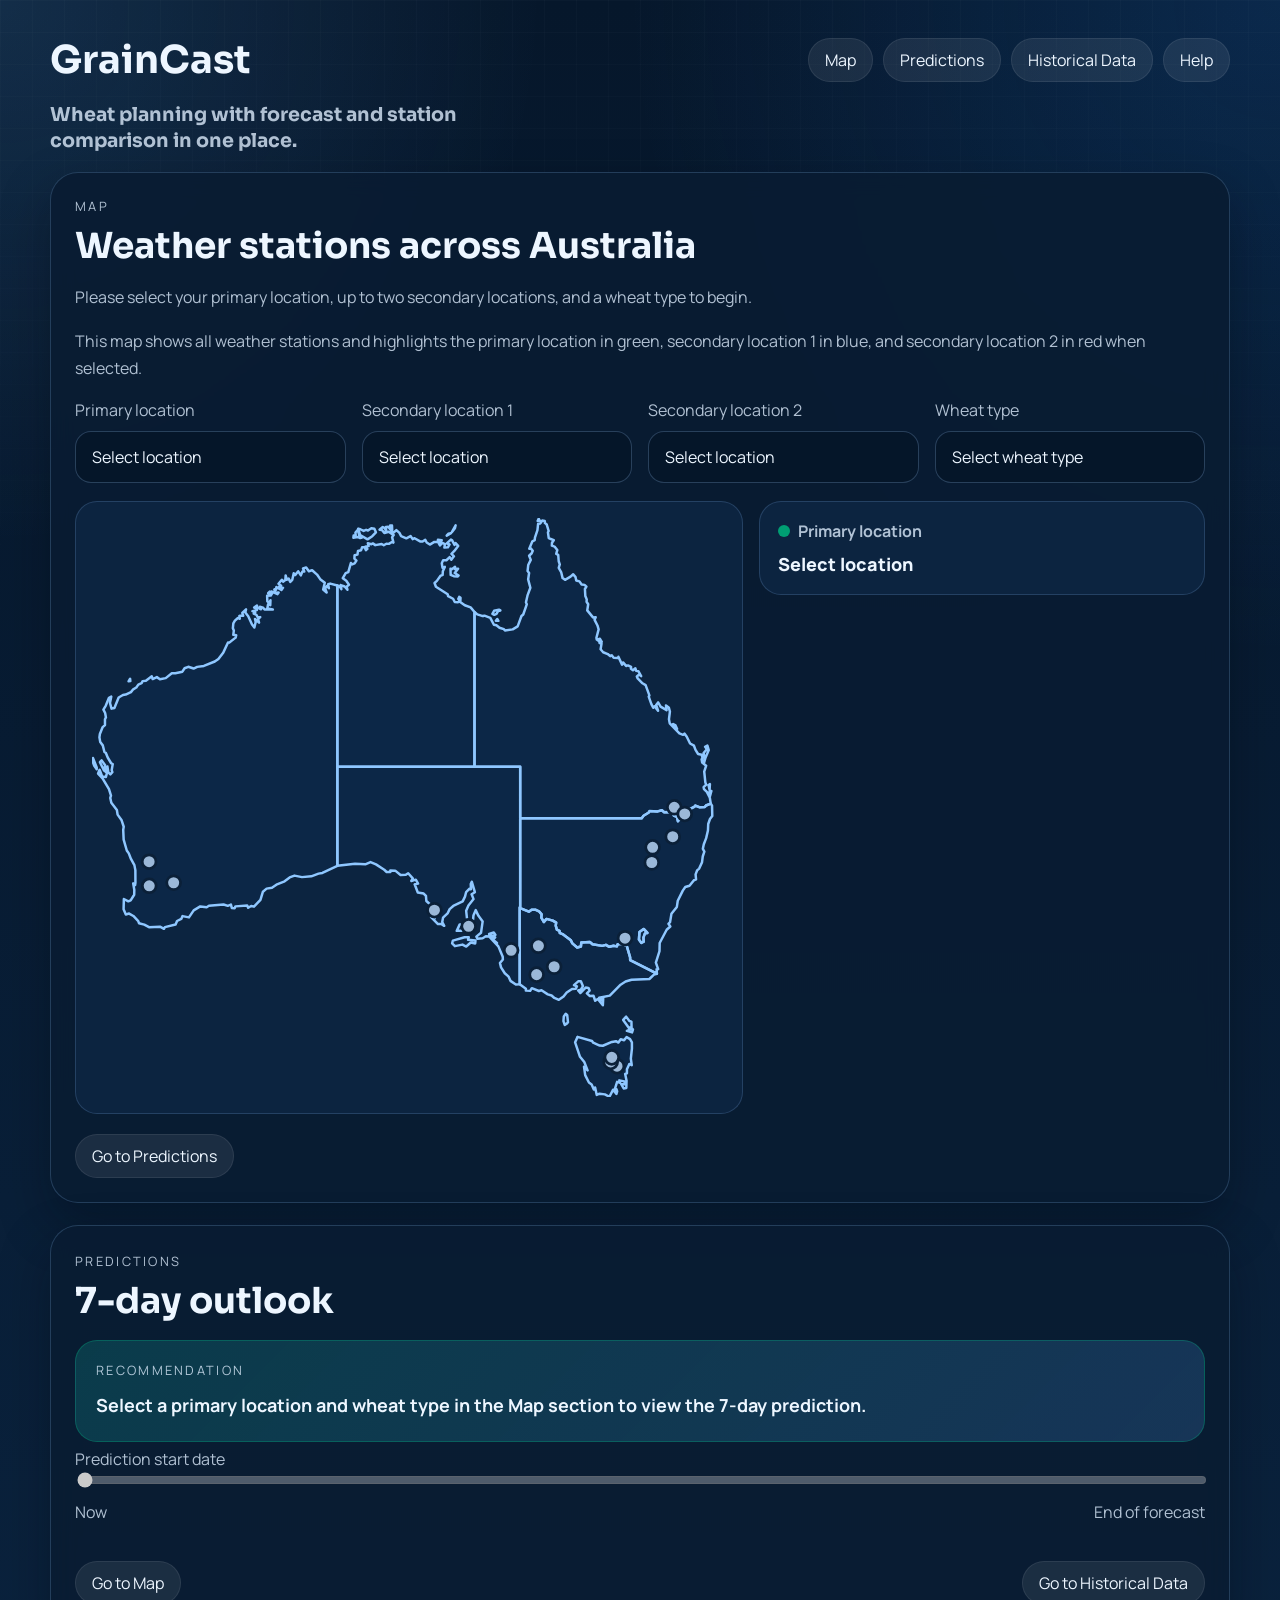
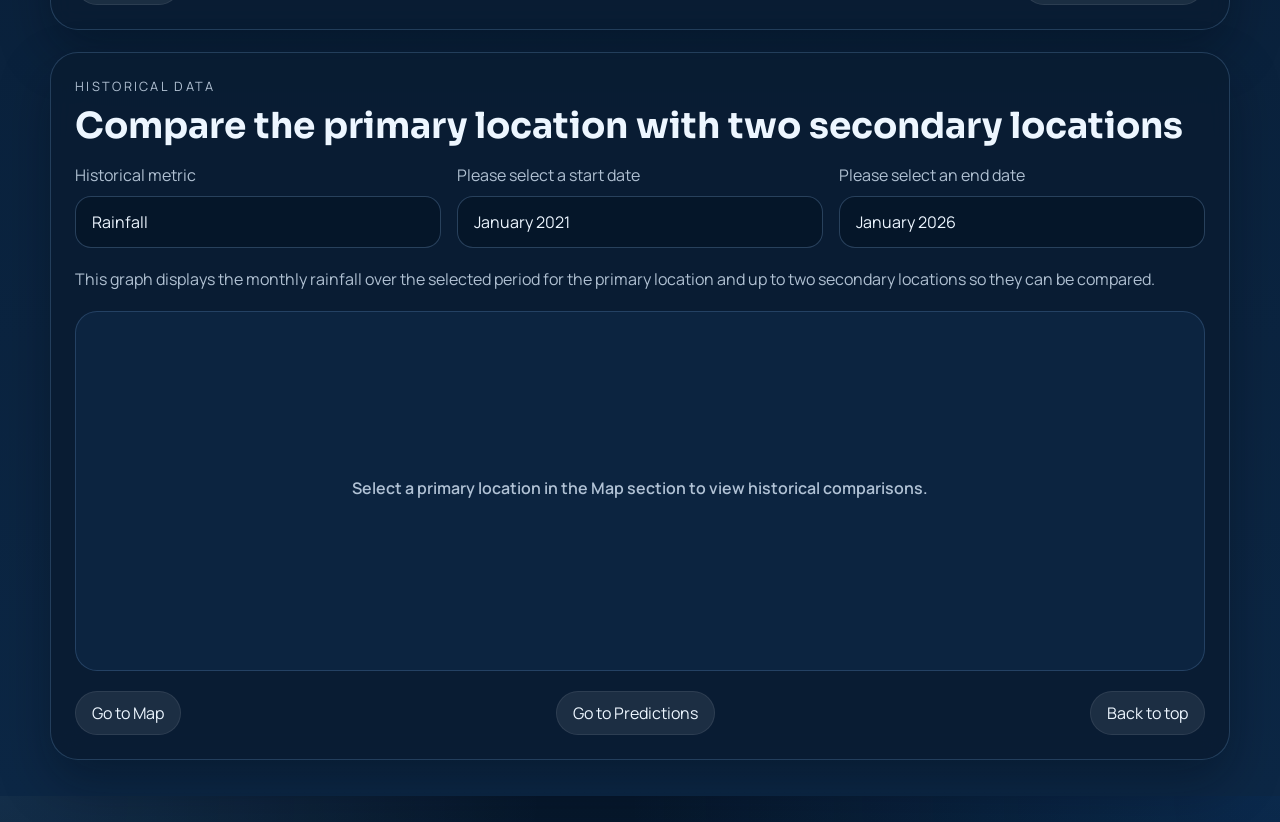
<file: index.html>
<!DOCTYPE html>
<html lang="en">
<head>
  <meta charset="UTF-8">
  <meta name="viewport" content="width=device-width, initial-scale=1.0">
  <title>GrainCast</title>
  <link rel="preconnect" href="https://fonts.googleapis.com">
  <link rel="preconnect" href="https://fonts.gstatic.com" crossorigin>
  <link href="https://fonts.googleapis.com/css2?family=Manrope:wght@400;500;700;800&family=Sora:wght@600;700&display=swap" rel="stylesheet">
  <link rel="stylesheet" href="styles.css">
</head>
<body>
  <div class="page-shell">
    <header class="hero" id="top">
      <div class="brand-row">
        <p class="brand-name">GrainCast</p>
        <nav class="page-nav" aria-label="Page sections">
          <a href="#map-section">Map</a>
          <a href="#predictions">Predictions</a>
          <a href="#historical-data">Historical Data</a>
          <a href="help.html">Help</a>
        </nav>
      </div>
      <h1 class="hero-subtitle">Wheat planning with forecast and station comparison in one place.</h1>
    </header>

    <main class="dashboard">
      <section class="panel map-panel" id="map-section">
        <div class="panel-header">
          <div>
            <p class="section-label">Map</p>
            <h2 class="panel-title section-heading">Weather stations across Australia</h2>
          </div>
        </div>
        <p class="prompt-text">Please select your primary location, up to two secondary locations, and a wheat type to begin.</p>
        <p id="map-description" class="assistive-description"></p>
        <div class="map-selection-grid">
          <div class="control-group">
            <label for="forecast-location">Primary location</label>
            <select id="forecast-location"></select>
          </div>
          <div class="control-group">
            <label for="compare-one">Secondary location 1</label>
            <select id="compare-one"></select>
          </div>
          <div class="control-group">
            <label for="compare-two">Secondary location 2</label>
            <select id="compare-two"></select>
          </div>
          <div class="control-group">
            <label for="crop-select">Wheat type</label>
            <select id="crop-select"></select>
          </div>
        </div>
        <div class="map-grid">
          <div id="station-map" class="station-map" aria-label="Australian weather station map"></div>
          <div id="map-legend" class="map-legend"></div>
        </div>
        <div class="section-nav-row">
          <a class="section-jump" href="#predictions">Go to Predictions</a>
        </div>
      </section>

      <section class="panel outlook-panel" id="predictions">
        <div class="panel-header">
          <div>
            <p class="section-label">Predictions</p>
            <h2 id="outlook-heading" class="panel-title section-heading">7-day outlook</h2>
          </div>
          <p id="selected-date-label" class="muted-text"></p>
        </div>

        <div class="recommendation-card recommendation-card--hero">
          <p class="section-label">Recommendation</p>
          <p id="recommendation-text" class="recommendation-text"></p>
        </div>

        <div class="slider-wrap">
          <label for="date-slider">Prediction start date</label>
          <input id="date-slider" type="range" min="0" max="364" step="1" value="0">
          <div class="slider-legend">
            <span id="range-start">Now</span>
            <span id="range-end">End of forecast</span>
          </div>
        </div>

        <div id="weekly-stats" class="stats-grid"></div>
        <div class="section-nav-row">
          <a class="section-jump" href="#map-section">Go to Map</a>
          <a class="section-jump" href="#historical-data">Go to Historical Data</a>
        </div>
      </section>

      <section class="panel history-panel" id="historical-data">
        <div class="panel-header">
          <div>
            <p class="section-label">Historical Data</p>
            <h2 class="panel-title section-heading">Compare the primary location with two secondary locations</h2>
          </div>
        </div>

        <div class="history-controls">
          <div class="control-group">
            <label for="history-metric">Historical metric</label>
            <select id="history-metric"></select>
          </div>
          <div class="control-group" id="temperature-mode-group">
            <label for="temperature-mode">Temperature view</label>
            <select id="temperature-mode"></select>
          </div>
          <div class="control-group">
            <label for="history-start">Please select a start date</label>
            <select id="history-start"></select>
          </div>
          <div class="control-group">
            <label for="history-end">Please select an end date</label>
            <select id="history-end"></select>
          </div>
        </div>

        <p id="history-description" class="assistive-description"></p>
        <div id="history-chart" class="chart-surface" aria-label="Historical comparison chart"></div>
        <div class="section-nav-row">
          <a class="section-jump" href="#map-section">Go to Map</a>
          <a class="section-jump" href="#predictions">Go to Predictions</a>
          <a class="section-jump" href="#top">Back to top</a>
        </div>
      </section>
    </main>
  </div>

  <div id="hover-tooltip" class="hover-tooltip" role="status" aria-live="polite"></div>

  <script src="forecast-data.js"></script>
  <script src="historical-data.js"></script>
  <script src="map-data.js"></script>
  <script src="app.js"></script>
</body>
</html>
</file>
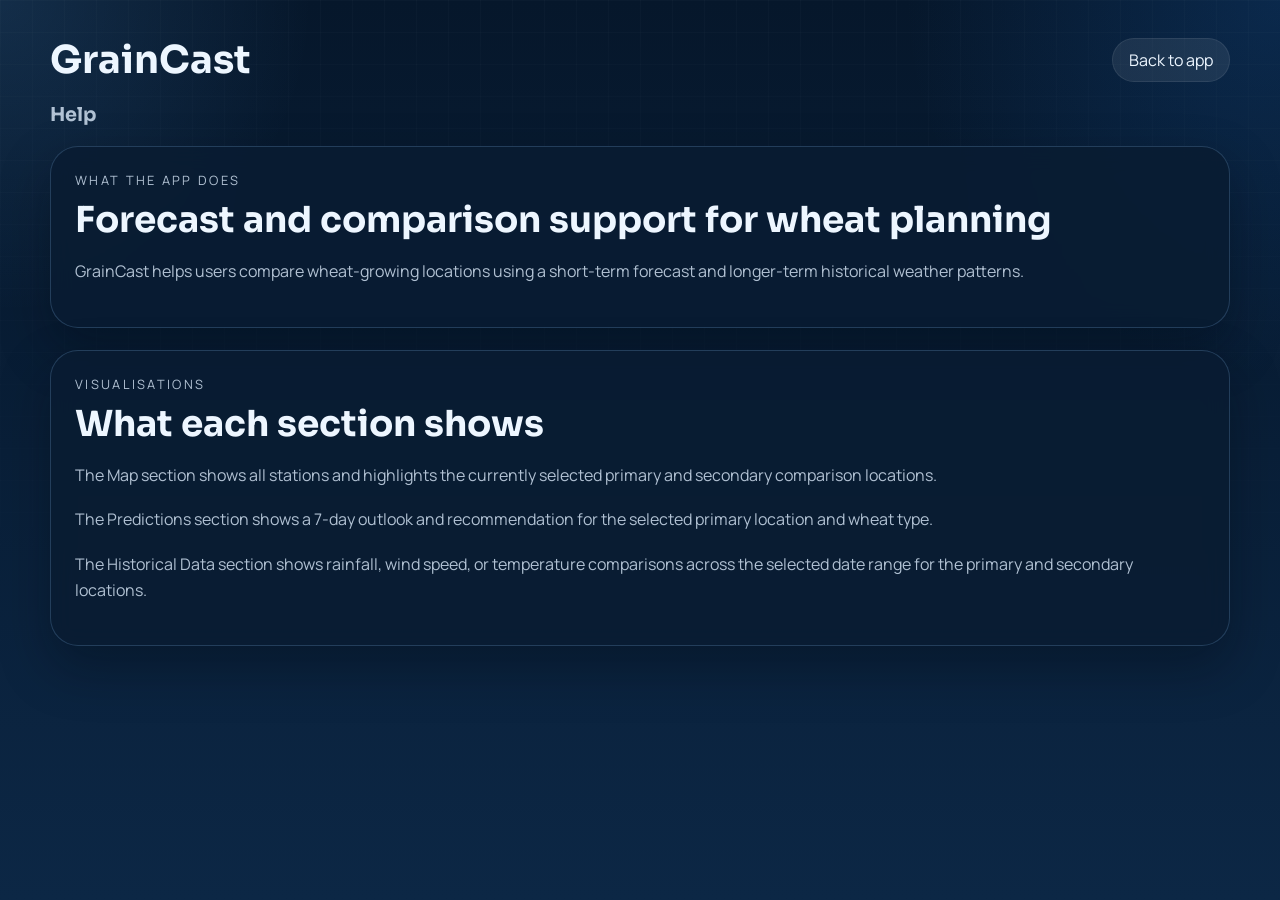
<file: help.html>
<!DOCTYPE html>
<html lang="en">
<head>
  <meta charset="UTF-8">
  <meta name="viewport" content="width=device-width, initial-scale=1.0">
  <title>GrainCast Help</title>
  <link rel="preconnect" href="https://fonts.googleapis.com">
  <link rel="preconnect" href="https://fonts.gstatic.com" crossorigin>
  <link href="https://fonts.googleapis.com/css2?family=Manrope:wght@400;500;700;800&family=Sora:wght@600;700&display=swap" rel="stylesheet">
  <link rel="stylesheet" href="styles.css">
</head>
<body>
  <div class="page-shell">
    <header class="hero" id="top">
      <div class="brand-row">
        <p class="brand-name">GrainCast</p>
        <nav class="page-nav" aria-label="Help navigation">
          <a href="index.html">Back to app</a>
        </nav>
      </div>
      <h1 class="hero-subtitle">Help</h1>
    </header>

    <main class="dashboard">
      <section class="panel">
        <div class="panel-header">
          <div>
            <p class="section-label">What the app does</p>
            <h2 class="panel-title section-heading">Forecast and comparison support for wheat planning</h2>
          </div>
        </div>
        <p class="assistive-description">
          GrainCast helps users compare wheat-growing locations using a short-term forecast and longer-term historical weather patterns.
        </p>
      </section>

      <section class="panel">
        <div class="panel-header">
          <div>
            <p class="section-label">Visualisations</p>
            <h2 class="panel-title section-heading">What each section shows</h2>
          </div>
        </div>
        <p class="assistive-description">
          The Map section shows all stations and highlights the currently selected primary and secondary comparison locations.
        </p>
        <p class="assistive-description">
          The Predictions section shows a 7-day outlook and recommendation for the selected primary location and wheat type.
        </p>
        <p class="assistive-description">
          The Historical Data section shows rainfall, wind speed, or temperature comparisons across the selected date range for the primary and secondary locations.
        </p>
      </section>
    </main>
  </div>
</body>
</html>
</file>
<file: styles.css>
:root {
  --bg-1: #06172b;
  --bg-2: #0c2745;
  --panel: rgba(9, 28, 50, 0.9);
  --panel-soft: rgba(13, 37, 66, 0.96);
  --border: rgba(120, 171, 222, 0.24);
  --text: #edf6ff;
  --muted: rgba(219, 234, 250, 0.8);
  --accent: #64b5ff;
  --shadow: 0 22px 50px rgba(2, 10, 19, 0.34);
}

* {
  box-sizing: border-box;
}

html {
  scroll-behavior: smooth;
}

body {
  margin: 0;
  min-height: 100vh;
  font-family: "Manrope", sans-serif;
  font-size: 16px;
  color: var(--text);
  background:
    radial-gradient(circle at top left, rgba(100, 181, 255, 0.14), transparent 20%),
    radial-gradient(circle at top right, rgba(31, 122, 224, 0.18), transparent 24%),
    linear-gradient(180deg, var(--bg-1), var(--bg-2));
}

body::before {
  content: "";
  position: fixed;
  inset: 0;
  background:
    linear-gradient(rgba(255, 255, 255, 0.025) 1px, transparent 1px),
    linear-gradient(90deg, rgba(255, 255, 255, 0.025) 1px, transparent 1px);
  background-size: 32px 32px;
  mask-image: linear-gradient(to bottom, rgba(0, 0, 0, 0.8), transparent 85%);
  pointer-events: none;
}

.page-shell {
  width: min(1180px, calc(100% - 24px));
  margin: 0 auto;
  padding: 28px 0 36px;
}

.hero {
  padding: 8px 0 18px;
}

.brand-row,
.panel-header,
.selection-grid,
.history-controls,
.stats-grid,
.map-grid {
  display: grid;
  gap: 16px;
}

.brand-row {
  grid-template-columns: 1fr auto;
  align-items: center;
  margin-bottom: 18px;
}

.brand-name {
  margin: 0;
  font-family: "Sora", sans-serif;
  font-size: clamp(2rem, 3vw, 2.8rem);
  font-weight: 700;
}

.page-nav {
  display: flex;
  flex-wrap: wrap;
  gap: 10px;
}

.page-nav a {
  color: var(--text);
  text-decoration: none;
  padding: 10px 16px;
  border-radius: 999px;
  background: rgba(255, 255, 255, 0.08);
  border: 1px solid rgba(255, 255, 255, 0.08);
}

.page-nav a:hover,
.page-nav a:focus-visible {
  background: rgba(100, 181, 255, 0.2);
  outline: none;
}

.hero h1,
.panel-title {
  margin: 0;
  font-family: "Sora", sans-serif;
}

.hero-subtitle {
  font-size: clamp(1rem, 1.5vw, 1.2rem);
  line-height: 1.35;
  max-width: 34ch;
  color: var(--muted);
}

.section-heading {
  font-size: clamp(1.7rem, 2.8vw, 2.3rem);
  line-height: 1.15;
}

.eyebrow,
.section-label,
.muted-text,
.assistive-description,
.prompt-text,
.stat-tile span,
label,
.chart-legend,
.summary-card {
  color: var(--muted);
}

.section-label {
  margin: 0 0 10px;
  font-size: 0.8rem;
  letter-spacing: 0.18em;
  text-transform: uppercase;
}

.dashboard {
  display: grid;
  gap: 22px;
}

.panel {
  background: var(--panel);
  border: 1px solid var(--border);
  border-radius: 28px;
  box-shadow: var(--shadow);
  padding: 24px;
  backdrop-filter: blur(12px);
}

.panel-header {
  grid-template-columns: 1fr auto;
  align-items: baseline;
  margin-bottom: 18px;
}

.prompt-text,
.assistive-description {
  margin: 0 0 18px;
  line-height: 1.65;
}

.selection-grid {
  grid-template-columns: repeat(2, minmax(0, 1fr));
}

.map-selection-grid {
  display: grid;
  gap: 16px;
  grid-template-columns: repeat(4, minmax(0, 1fr));
  margin-bottom: 18px;
}

.history-controls {
  grid-template-columns: repeat(3, minmax(0, 1fr));
  margin-bottom: 18px;
}

.stats-grid {
  grid-template-columns: repeat(3, minmax(0, 1fr));
  margin-top: 18px;
}

.map-grid {
  grid-template-columns: 1.2fr 0.8fr;
  align-items: start;
}

.section-nav-row {
  display: flex;
  justify-content: space-between;
  gap: 12px;
  flex-wrap: wrap;
  margin-top: 20px;
}

.section-jump {
  color: var(--text);
  text-decoration: none;
  padding: 10px 16px;
  border-radius: 999px;
  background: rgba(255, 255, 255, 0.08);
  border: 1px solid rgba(255, 255, 255, 0.08);
}

.section-jump:hover,
.section-jump:focus-visible {
  background: rgba(100, 181, 255, 0.2);
  outline: none;
}

.control-group {
  display: grid;
  gap: 10px;
}

select,
input[type="range"] {
  width: 100%;
  font: inherit;
}

select {
  appearance: none;
  border: 1px solid rgba(133, 176, 222, 0.28);
  border-radius: 16px;
  background: rgba(5, 19, 36, 0.56);
  color: var(--text);
  padding: 14px 16px;
}

.slider-wrap {
  margin-top: 6px;
}

.slider-legend {
  display: flex;
  justify-content: space-between;
  margin-top: 8px;
  color: var(--muted);
  font-size: 16px;
}

input[type="range"] {
  accent-color: var(--accent);
}

.stat-tile,
.recommendation-card,
.summary-card,
.chart-surface,
.station-map {
  border: 1px solid rgba(123, 171, 224, 0.22);
  border-radius: 22px;
  background: var(--panel-soft);
}

.recommendation-card {
  padding: 20px;
}

.recommendation-card--hero {
  background:
    linear-gradient(135deg, rgba(0, 158, 115, 0.2), rgba(100, 181, 255, 0.12)),
    var(--panel-soft);
  border-color: rgba(0, 158, 115, 0.38);
}

.recommendation-text {
  margin: 0;
  color: var(--text);
  font-size: 18px;
  line-height: 1.8;
  font-weight: 700;
}

.stat-tile {
  padding: 18px;
}

.stat-icon {
  font-size: 30px;
  margin-bottom: 10px;
}

.stat-tile strong {
  display: block;
  margin-top: 8px;
  color: var(--text);
  font-size: 22px;
}

.station-map,
.chart-surface {
  padding: 16px;
}

.station-map {
  min-height: 320px;
}

.station-map svg,
.chart-surface svg {
  width: 100%;
  height: auto;
  display: block;
}

.map-legend {
  display: grid;
  gap: 16px;
}

.legend-chip {
  display: inline-flex;
  align-items: center;
  gap: 8px;
  margin-bottom: 10px;
  font-weight: 700;
}

.legend-chip span {
  width: 12px;
  height: 12px;
  border-radius: 50%;
  display: inline-block;
}

.summary-card {
  padding: 18px;
}

.summary-name {
  color: var(--text);
  font-weight: 800;
  font-size: 18px;
}

.chart-surface {
  min-height: 360px;
}

.chart-legend {
  display: flex;
  gap: 16px;
  flex-wrap: wrap;
  margin-top: 12px;
  font-size: 16px;
}

.chart-legend span {
  display: inline-flex;
  align-items: center;
  gap: 8px;
}

.chart-legend i {
  width: 12px;
  height: 12px;
  border-radius: 50%;
  display: inline-block;
  background: var(--accent);
}

.chart-legend .legend-dashed {
  background: transparent;
  border: 2px dashed var(--accent);
}

.empty-chart {
  min-height: 320px;
  display: grid;
  place-items: center;
  text-align: center;
  color: var(--muted);
  font-weight: 600;
  font-size: 16px;
}

.hover-tooltip {
  position: absolute;
  z-index: 20;
  max-width: 260px;
  padding: 10px 12px;
  border-radius: 12px;
  background: rgba(7, 18, 31, 0.94);
  border: 1px solid rgba(140, 184, 230, 0.28);
  color: var(--text);
  font-size: 16px;
  line-height: 1.45;
  pointer-events: none;
  opacity: 0;
  transform: translateY(4px);
  transition: opacity 120ms ease, transform 120ms ease;
}

.hover-tooltip.visible {
  opacity: 1;
  transform: translateY(0);
}

@media (max-width: 980px) {
  .brand-row,
  .selection-grid,
  .map-selection-grid,
  .stats-grid,
  .history-controls,
  .map-grid,
  .panel-header {
    grid-template-columns: 1fr;
  }
}

@media (max-width: 640px) {
  .page-shell {
    width: min(100% - 16px, 100%);
    padding-top: 18px;
  }

  .panel {
    padding: 18px;
    border-radius: 22px;
  }

  .page-nav {
    width: 100%;
  }

  .page-nav a {
    flex: 1 1 auto;
    text-align: center;
  }

  .section-nav-row {
    flex-direction: column;
  }
}
</file>
